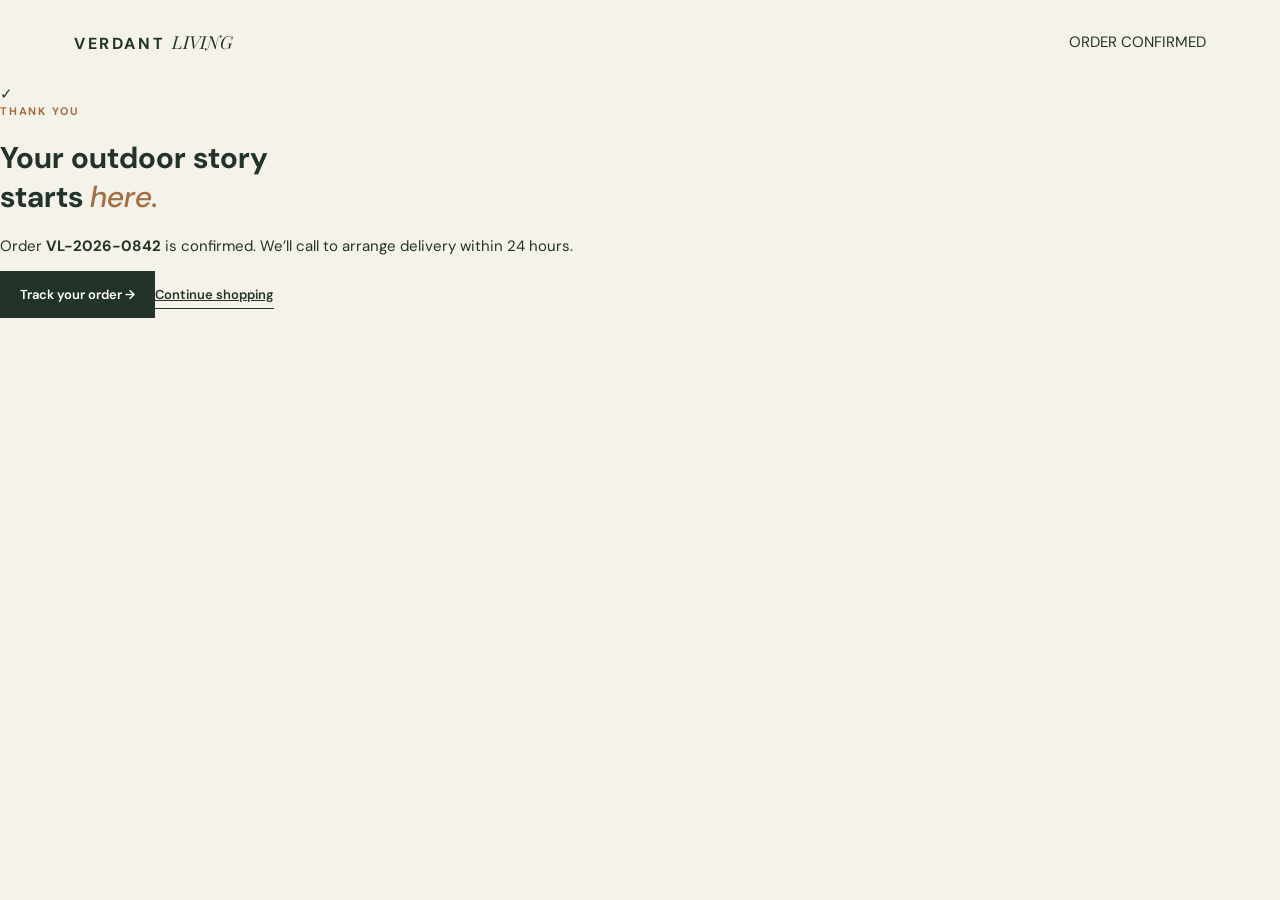
<file: confirmation.html>
<!doctype html><html lang="en"><head><meta charset="UTF-8"><meta name="viewport" content="width=device-width,initial-scale=1.0"><title>Order Confirmed | Verdant Living</title><link rel="preconnect" href="https://fonts.googleapis.com"><link rel="preconnect" href="https://fonts.gstatic.com" crossorigin><link href="https://fonts.googleapis.com/css2?family=DM+Sans:wght@400;500;600;700&family=Playfair+Display:opsz,wght@5..1200,500;5..1200,600&display=swap" rel="stylesheet"><link rel="stylesheet" href="styles.css"></head><body><header class="header"><a class="brand" href="index.html">VERDANT <i>LIVING</i></a><p class="checkout-step">ORDER CONFIRMED</p></header><main class="success-page"><div class="success-mark">✓</div><p class="eyebrow">THANK YOU</p><h1>Your outdoor story<br>starts <em>here.</em></h1><p>Order <b id="orderNumber">VL-2026-0842</b> is confirmed. We’ll call to arrange delivery within 24 hours.</p><div class="confirmation-actions"><a class="button dark" href="tracking.html">Track your order →</a><a class="text-button" href="index.html">Continue shopping</a></div></main></body></html>
</file>
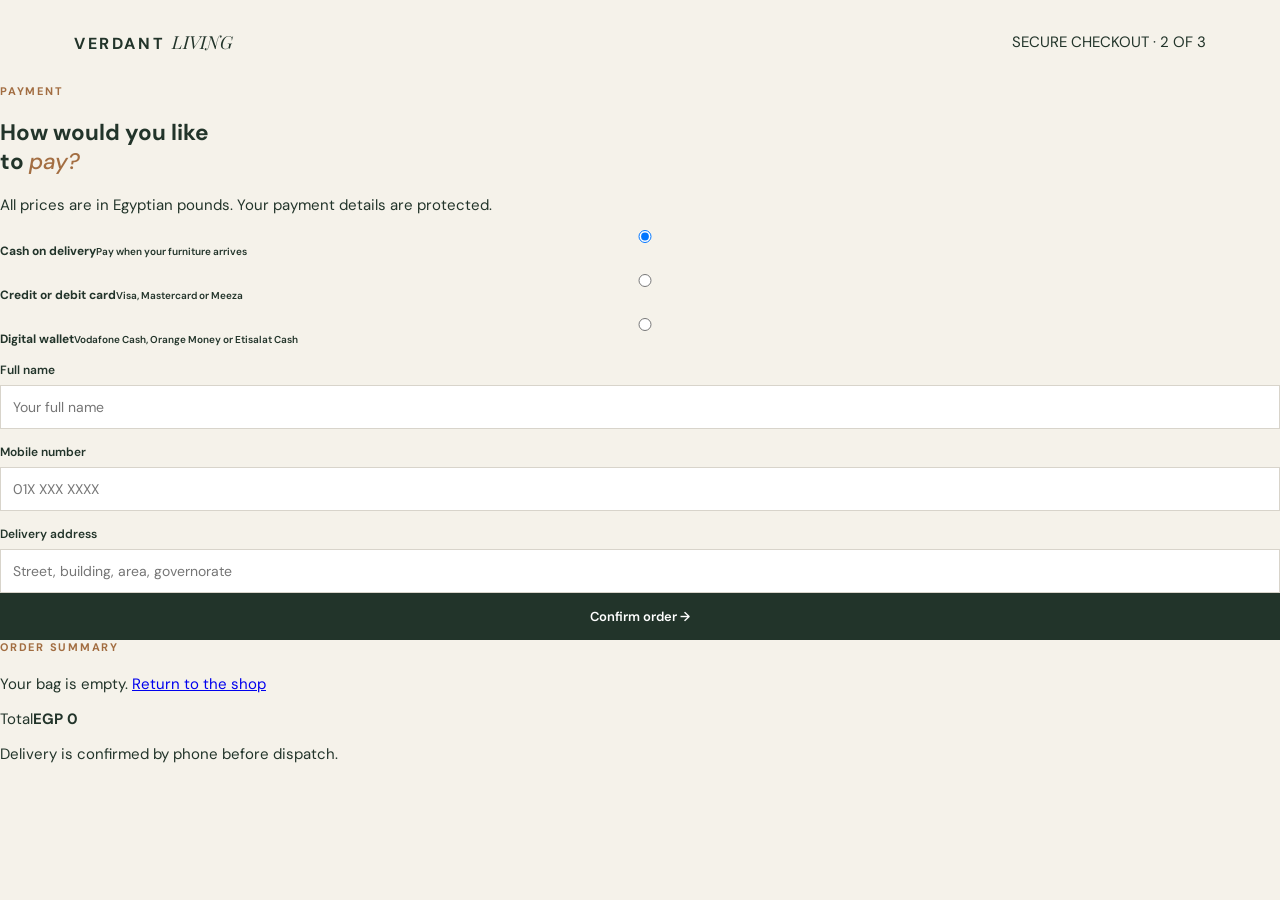
<file: payment.html>
<!doctype html><html lang="en"><head><meta charset="UTF-8"><meta name="viewport" content="width=device-width,initial-scale=1.0"><title>Payment | Verdant Living</title><link rel="preconnect" href="https://fonts.googleapis.com"><link rel="preconnect" href="https://fonts.gstatic.com" crossorigin><link href="https://fonts.googleapis.com/css2?family=DM+Sans:wght@400;500;600;700&family=Playfair+Display:opsz,wght@5..1200,500;5..1200,600&display=swap" rel="stylesheet"><link rel="stylesheet" href="styles.css"></head><body><header class="header"><a class="brand" href="index.html">VERDANT <i>LIVING</i></a><p class="checkout-step">SECURE CHECKOUT · 2 OF 3</p></header><main class="checkout-page"><section><p class="eyebrow">PAYMENT</p><h1>How would you like<br>to <em>pay?</em></h1><p class="page-copy">All prices are in Egyptian pounds. Your payment details are protected.</p><form id="paymentForm" class="payment-form"><label class="payment-choice selected"><input type="radio" name="payment" checked> <span><b>Cash on delivery</b><small>Pay when your furniture arrives</small></span></label><label class="payment-choice"><input type="radio" name="payment"> <span><b>Credit or debit card</b><small>Visa, Mastercard or Meeza</small></span></label><label class="payment-choice"><input type="radio" name="payment"> <span><b>Digital wallet</b><small>Vodafone Cash, Orange Money or Etisalat Cash</small></span></label><label>Full name<input required placeholder="Your full name"></label><label>Mobile number<input required type="tel" placeholder="01X XXX XXXX"></label><label>Delivery address<input required placeholder="Street, building, area, governorate"></label><button class="button dark wide">Confirm order →</button></form></section><aside class="order-summary"><p class="eyebrow">ORDER SUMMARY</p><div id="summaryItems"></div><div class="total"><span>Total</span><b id="summaryTotal">EGP 0</b></div><p>Delivery is confirmed by phone before dispatch.</p></aside></main><script src="payment.js"></script></body></html>
</file>
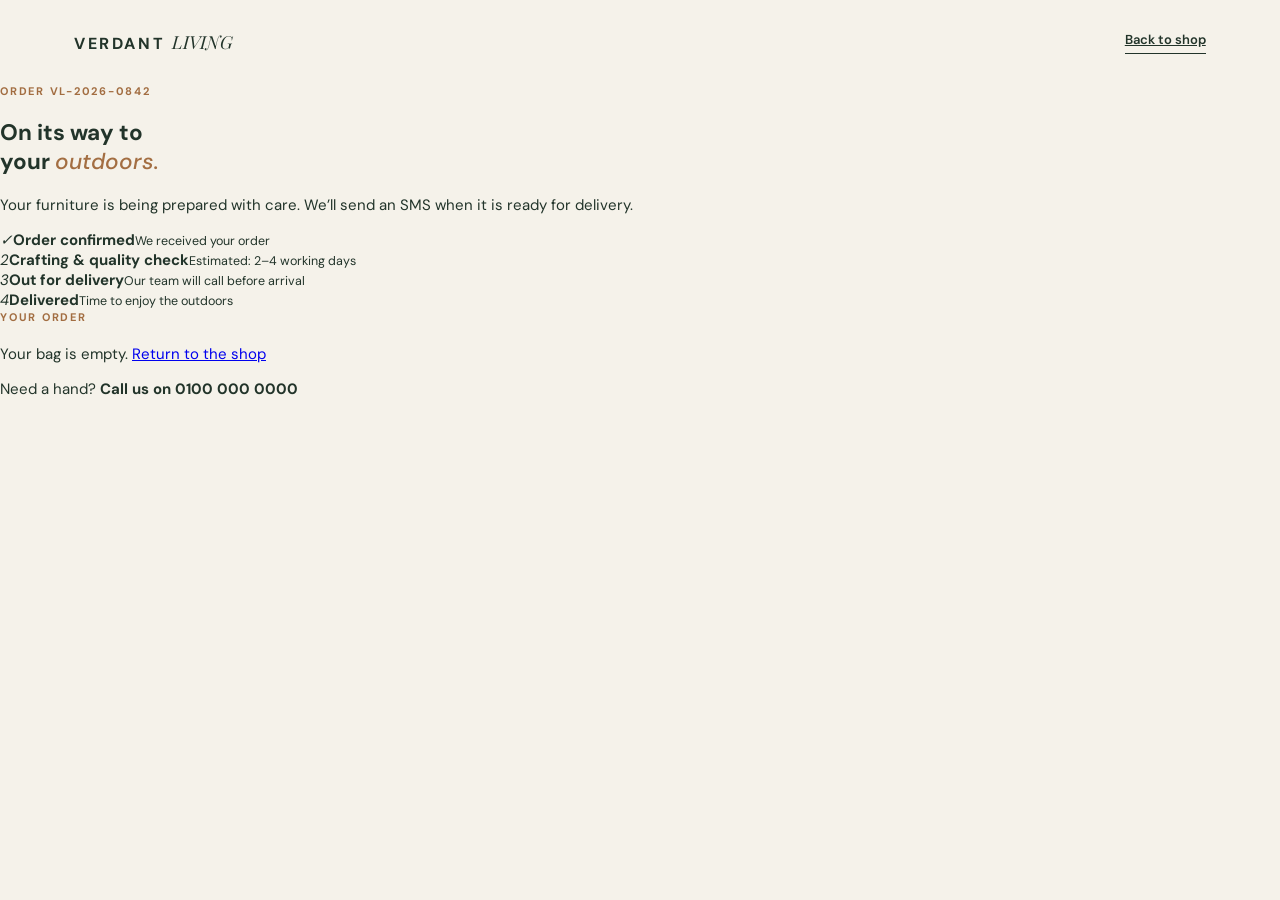
<file: tracking.html>
<!doctype html><html lang="en"><head><meta charset="UTF-8"><meta name="viewport" content="width=device-width,initial-scale=1.0"><title>Track Order | Verdant Living</title><link rel="preconnect" href="https://fonts.googleapis.com"><link rel="preconnect" href="https://fonts.gstatic.com" crossorigin><link href="https://fonts.googleapis.com/css2?family=DM+Sans:wght@400;500;600;700&family=Playfair+Display:opsz,wght@5..1200,500;5..1200,600&display=swap" rel="stylesheet"><link rel="stylesheet" href="styles.css"></head><body><header class="header"><a class="brand" href="index.html">VERDANT <i>LIVING</i></a><a class="text-button" href="index.html">Back to shop</a></header><main class="tracking-page"><section><p class="eyebrow">ORDER VL-2026-0842</p><h1>On its way to<br>your <em>outdoors.</em></h1><p class="page-copy">Your furniture is being prepared with care. We’ll send an SMS when it is ready for delivery.</p><div class="timeline"><div class="done"><i>✓</i><span><b>Order confirmed</b><small>We received your order</small></span></div><div class="current"><i>2</i><span><b>Crafting & quality check</b><small>Estimated: 2–4 working days</small></span></div><div><i>3</i><span><b>Out for delivery</b><small>Our team will call before arrival</small></span></div><div><i>4</i><span><b>Delivered</b><small>Time to enjoy the outdoors</small></span></div></div></section><aside class="order-summary"><p class="eyebrow">YOUR ORDER</p><div id="trackingItems"></div><p class="support-note">Need a hand? <b>Call us on 0100 000 0000</b></p></aside></main><script src="payment.js"></script></body></html>
</file>
<file: styles.css>
:root{--ink:#22342a;--cream:#f5f2ea;--sand:#e9e2d3;--wood:#a36e42;--sage:#7d9475;--serif:'Playfair Display',Georgia,serif;--sans:'DM Sans',Arial,sans-serif}*{box-sizing:border-box}html{scroll-behavior:smooth}body{margin:0;background:var(--cream);color:var(--ink);font-family:var(--sans);font-size:15px}.announcement{background:#20352a;color:#f7f4eb;text-align:center;padding:10px 20px;font-size:12px;letter-spacing:.03em}.announcement span{padding-left:10px;color:#c9aa75}.header{height:84px;display:flex;align-items:center;justify-content:space-between;padding:0 5.8%;background:var(--cream);position:relative;z-index:2}.brand{font-weight:700;letter-spacing:.16em;text-decoration:none;color:var(--ink);font-size:16px}.brand i{font-weight:400;font-family:var(--serif);letter-spacing:0;font-size:18px}nav{display:flex;gap:34px}nav a,footer a{text-decoration:none;color:var(--ink);font-size:13px}.actions{display:flex;gap:14px;align-items:center}.icon-button{background:none;border:0;cursor:pointer;color:var(--ink);font:500 13px var(--sans);padding:6px}.icon-button:first-child{font-size:27px;line-height:12px}.icon-button small{background:#c07747;color:#fff;border-radius:20px;padding:1px 5px;font-size:10px;margin-left:2px}.hero{height:640px;background:linear-gradient(90deg,rgba(20,37,29,.76),rgba(20,37,29,.08)),url('https://images.unsplash.com/photo-1600607687920-4e2a09cf159d?auto=format&fit=crop&w=2000&q=90') center/cover;display:flex;align-items:center;padding:0 10%;color:#fff}.hero-content{max-width:650px}.eyebrow{font-size:11px;font-weight:700;letter-spacing:.16em;margin:0 0 20px;color:#a26d41}.hero .eyebrow{color:#dbc6a7}.hero h1,h2{font-family:var(--serif);font-weight:500;letter-spacing:-.045em;line-height:.98;margin:0}.hero h1{font-size:clamp(47px,6vw,82px)}em{font-weight:500;color:var(--wood)}.hero h1 em{color:#e8c998}.hero-copy{font-size:17px;line-height:1.6;max-width:460px;margin:28px 0}.button{border:none;display:inline-flex;align-items:center;gap:28px;text-decoration:none;padding:15px 20px;font:600 13px var(--sans);cursor:pointer}.button.light{background:#fff;color:var(--ink)}.button.dark{background:var(--ink);color:#fff}.intro,.collection,.material{padding:112px 9.5%}.intro{display:flex;justify-content:space-between;align-items:end}.intro h2,.section-head h2,.material h2,.newsletter h2{font-size:clamp(39px,4.5vw,64px)}.intro>p{width:33%;line-height:1.7;color:#59645d}.spaces-grid{display:grid;grid-template-columns:repeat(4,1fr);padding:0 4%;gap:12px}.space-card{height:355px;border:0;position:relative;overflow:hidden;text-align:left;color:white;cursor:pointer;padding:22px;background:#294536}.space-card img{position:absolute;inset:0;width:100%;height:100%;object-fit:cover;opacity:.75;transition:.4s}.space-card:hover img,.space-card.active img{transform:scale(1.06);opacity:.95}.space-card:after{content:'';position:absolute;inset:0;background:linear-gradient(0deg,rgba(12,28,20,.72),transparent 60%)}.space-card span,.space-card strong,.space-card i{position:absolute;z-index:1}.space-card span{top:20px;left:21px;font:italic 16px var(--serif)}.space-card strong{bottom:44px;left:21px;font:500 32px var(--serif)}.space-card i{bottom:21px;left:21px;font-style:normal;font-size:12px;opacity:0;transition:.3s}.space-card:hover i{opacity:1}.collection{background:#e9e1d2;margin-top:112px}.section-head{display:flex;justify-content:space-between;align-items:end}.text-button{border:0;border-bottom:1px solid var(--ink);padding:0 0 5px;background:none;color:var(--ink);font:600 13px var(--sans);cursor:pointer}.filters{display:flex;gap:10px;margin:52px 0 30px;align-items:center;flex-wrap:wrap}.filter{border:1px solid #c4b9a9;border-radius:50px;background:transparent;padding:10px 16px;cursor:pointer;font:500 12px var(--sans);color:var(--ink)}.filter.active{background:var(--ink);color:#fff;border-color:var(--ink)}.filter-note{margin-left:auto;font-size:12px;color:#657067}.products{display:grid;grid-template-columns:repeat(4,1fr);gap:18px}.product{position:relative}.product-image{height:330px;background:#ddd;overflow:hidden}.product-image img{width:100%;height:100%;object-fit:cover;transition:.4s}.product:hover img{transform:scale(1.04)}.badge{position:absolute;top:12px;left:12px;background:var(--cream);padding:6px 8px;font-size:10px;font-weight:600}.wish{position:absolute;top:10px;right:10px;border:0;background:var(--cream);border-radius:50%;width:34px;height:34px;font-size:21px;cursor:pointer;color:var(--ink)}.wish.selected{color:#a25243}.product-meta{padding:16px 2px 0}.product-meta h3{font:500 18px var(--serif);margin:0 0 7px}.product-meta p{font-size:12px;color:#6d766f;margin:0}.product-bottom{display:flex;justify-content:space-between;align-items:center;margin-top:13px}.price{font-weight:600;font-size:14px}.add{border:0;background:transparent;color:var(--ink);font-weight:600;cursor:pointer;border-bottom:1px solid var(--ink);padding:3px 0}.material{display:grid;grid-template-columns:1fr 1fr;gap:10%;align-items:center;background:#f8f6f0}.material-image{height:620px;background:url('https://images.unsplash.com/photo-1600210492486-724fe5c67fb0?auto=format&fit=crop&w=1000&q=85') center/cover}.material-copy>p:not(.eyebrow){line-height:1.7;color:#5b675f;max-width:430px;margin:30px 0}.material ul{list-style:none;padding:0;margin:35px 0}.material li{border-top:1px solid #d8d6ce;padding:16px 0;font-size:13px}.material li b{color:var(--wood);margin-right:18px}.newsletter{text-align:center;padding:110px 20px;background:#c9d1c0}.newsletter p:not(.eyebrow){color:#526253;margin:20px auto 26px}.newsletter form{display:flex;max-width:430px;margin:auto}.newsletter input{flex:1;border:0;padding:15px;font:14px var(--sans)}footer{padding:42px 5.8%;display:grid;grid-template-columns:1.5fr 1.5fr 1fr 1fr;align-items:center;background:#20352a;color:#e9e5da}footer .brand,footer a{color:#e9e5da}footer p{font-size:12px;margin:0;color:#bbc0b9}footer div{display:flex;gap:17px}.overlay{display:none;position:fixed;inset:0;background:rgba(12,22,17,.45);z-index:5}.overlay.show{display:block}.drawer{width:min(430px,100%);background:#f9f7f1;position:fixed;right:0;top:0;height:100dvh;z-index:6;transform:translateX(100%);transition:.3s;padding:26px;display:flex;flex-direction:column}.drawer.open{transform:translateX(0)}.drawer-head{display:flex;justify-content:space-between;align-items:center;border-bottom:1px solid #dcd8cf;padding-bottom:22px}.drawer h2,dialog h2{font-size:32px}.close{border:0;background:transparent;font:34px var(--sans);cursor:pointer;color:var(--ink);line-height:1}.cart-items{flex:1;overflow:auto}.empty{color:#68756c;padding-top:30px}.cart-line{display:grid;grid-template-columns:73px 1fr auto;gap:13px;padding:18px 0;border-bottom:1px solid #e1ddd3}.cart-line img{width:73px;height:73px;object-fit:cover}.cart-line h4{font:500 16px var(--serif);margin:0 0 8px}.cart-line p{font-size:12px;margin:0}.remove{background:none;border:0;color:#8a4b40;cursor:pointer}.cart-footer{border-top:1px solid #dcd8cf;padding-top:20px}.cart-footer>div{display:flex;justify-content:space-between;margin-bottom:15px}.wide{width:100%;justify-content:center}dialog{border:0;padding:36px;width:min(510px,calc(100% - 32px));background:#f9f7f1;box-shadow:0 10px 30px #0004}dialog::backdrop{background:#182b2199}dialog>.close{position:absolute;right:18px;top:15px}label{display:block;font-size:12px;font-weight:600;margin-top:15px}input,select{display:block;width:100%;border:1px solid #d8d4cb;background:white;padding:12px;margin-top:7px;font:14px var(--sans)}#checkoutForm .button{margin-top:24px}.toast{position:fixed;bottom:24px;left:50%;transform:translate(-50%,120px);background:#20352a;color:white;padding:13px 20px;z-index:10;font-size:13px;transition:.3s}.toast.show{transform:translate(-50%,0)}
@media(max-width:760px){.header{height:70px;padding:0 5%}nav{display:none}.hero{height:590px;padding:0 8%}.intro{display:block;padding:70px 8% 40px}.intro>p{width:auto;margin-top:30px}.spaces-grid{grid-template-columns:1fr 1fr;padding:0 5%;gap:8px}.space-card{height:235px}.space-card strong{font-size:24px}.collection{margin-top:70px;padding:70px 6%}.products{grid-template-columns:1fr 1fr;gap:12px}.product-image{height:230px}.section-head{align-items:start}.filter-note{width:100%;margin:5px 0}.material{grid-template-columns:1fr;padding:70px 8%;gap:45px}.material-image{height:400px}.newsletter{padding:70px 20px}footer{grid-template-columns:1fr;gap:22px}footer div{flex-wrap:wrap}.announcement{font-size:10px}.hero-copy{font-size:15px}}
</file>
